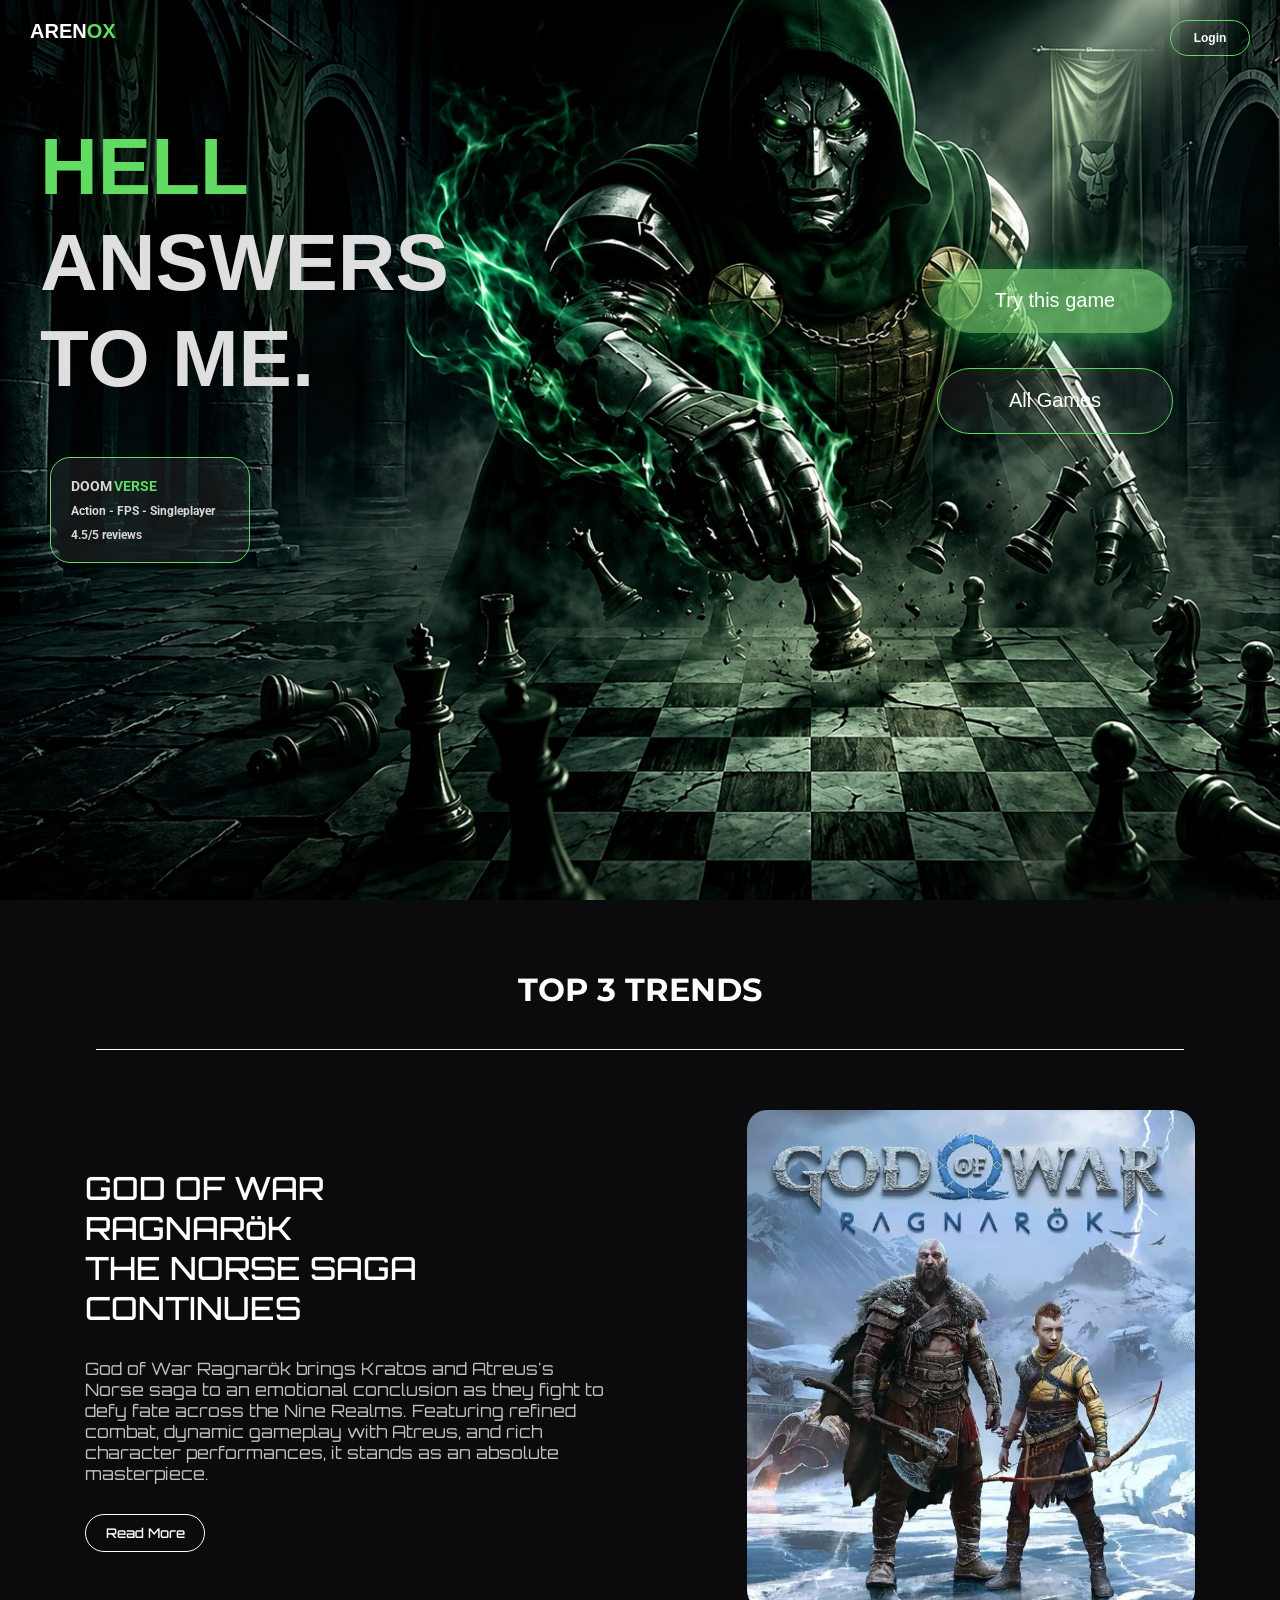
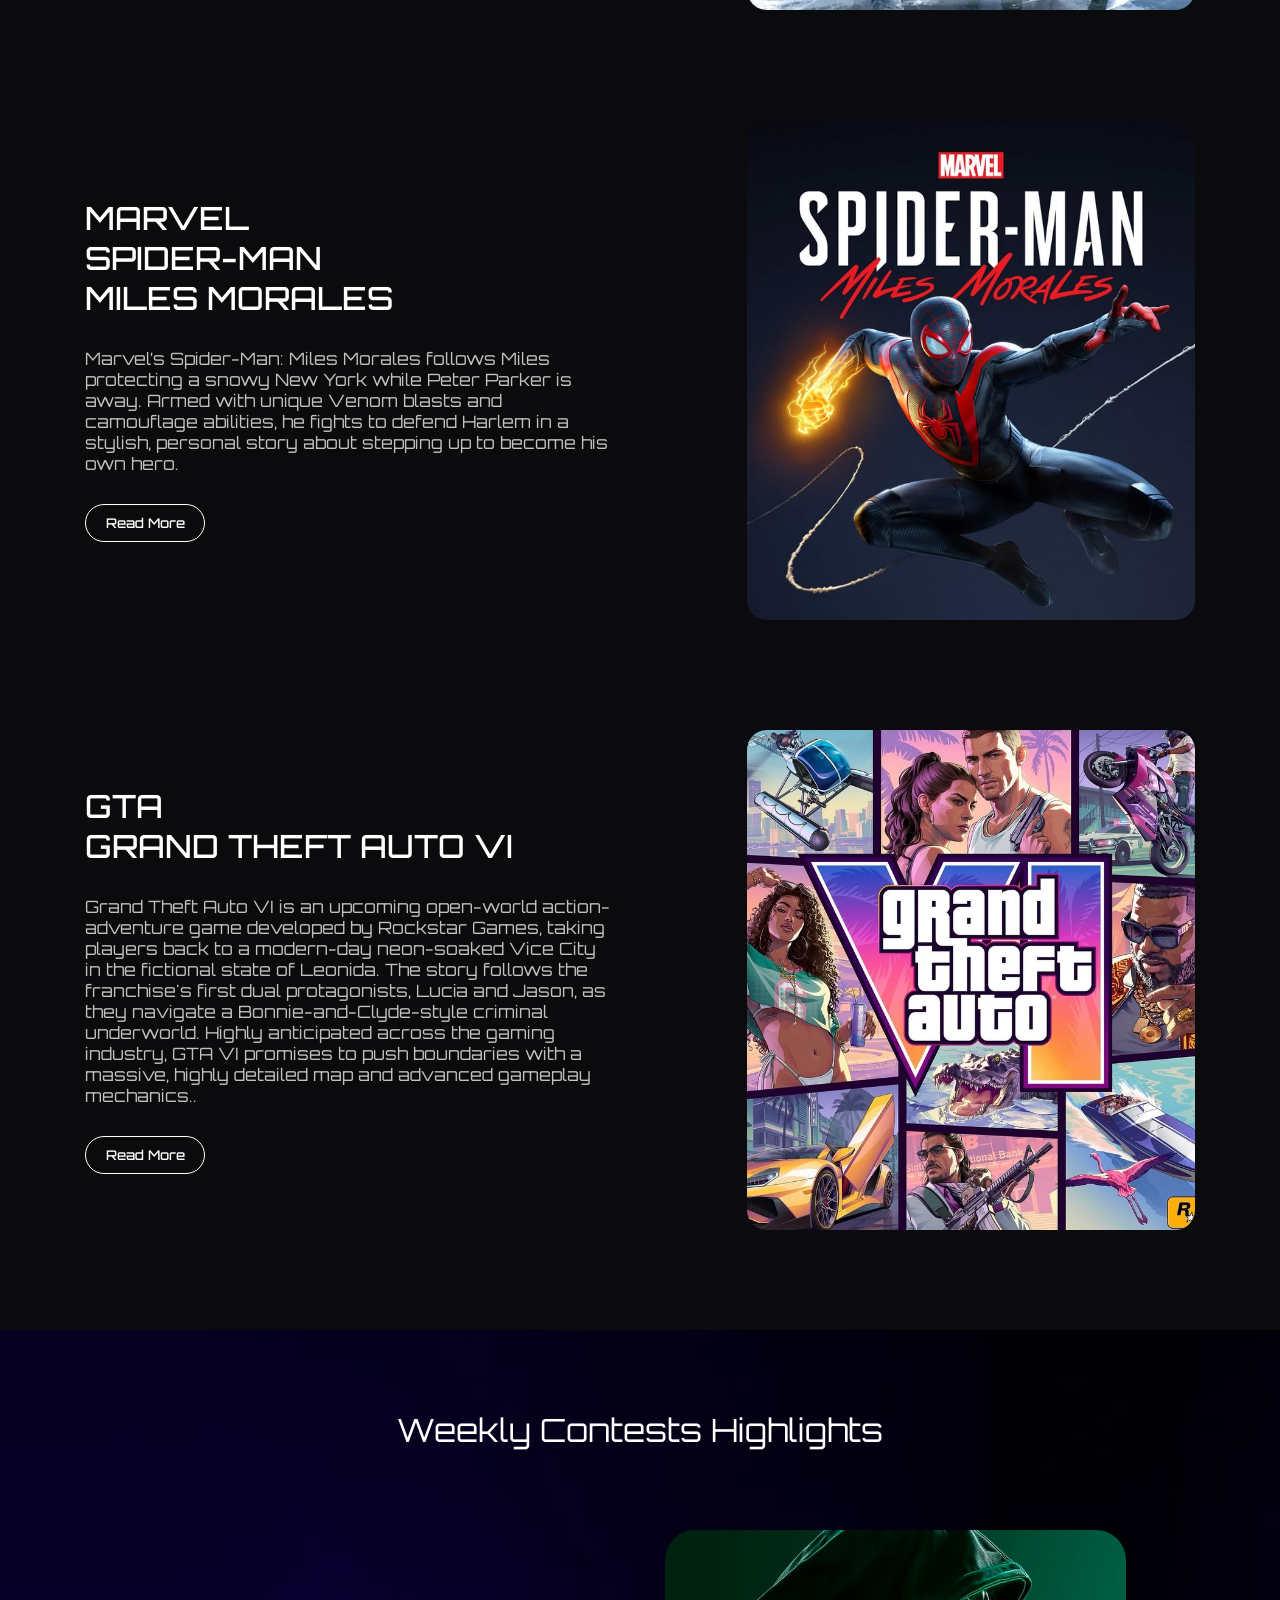
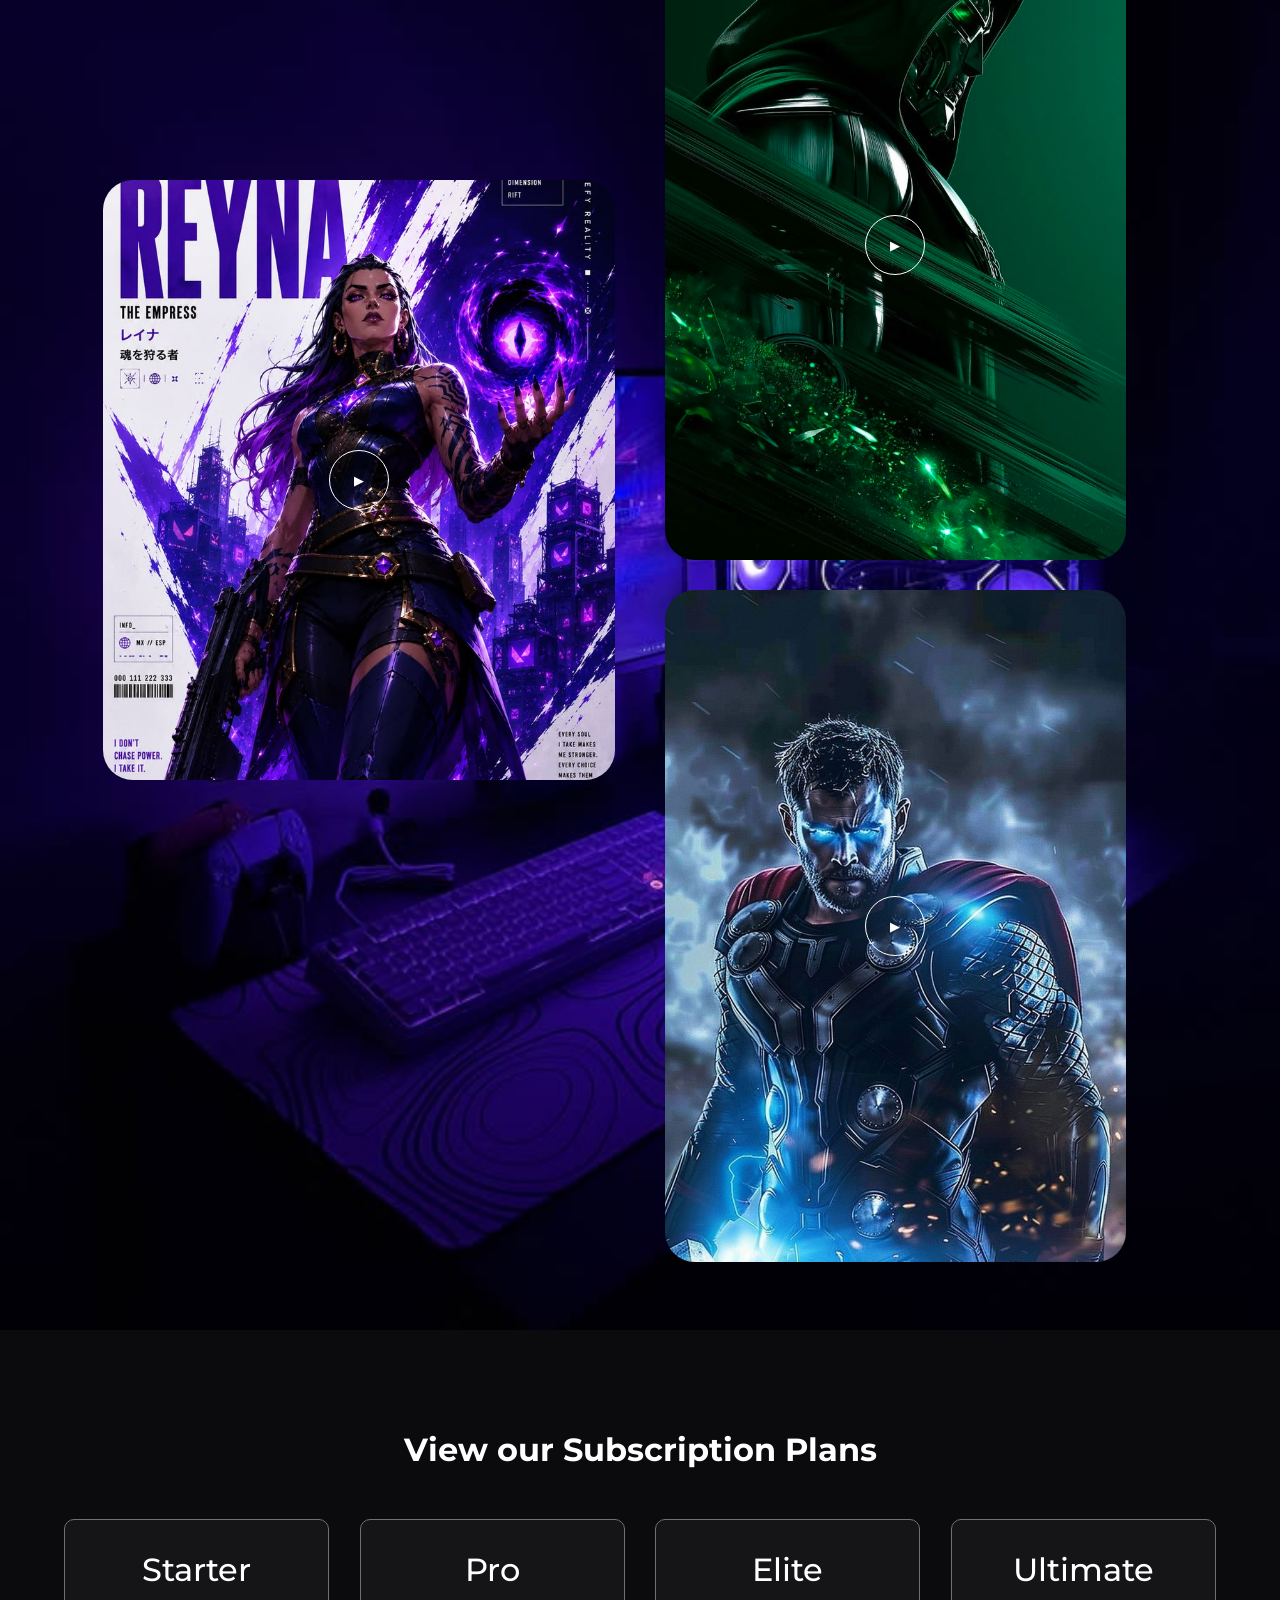
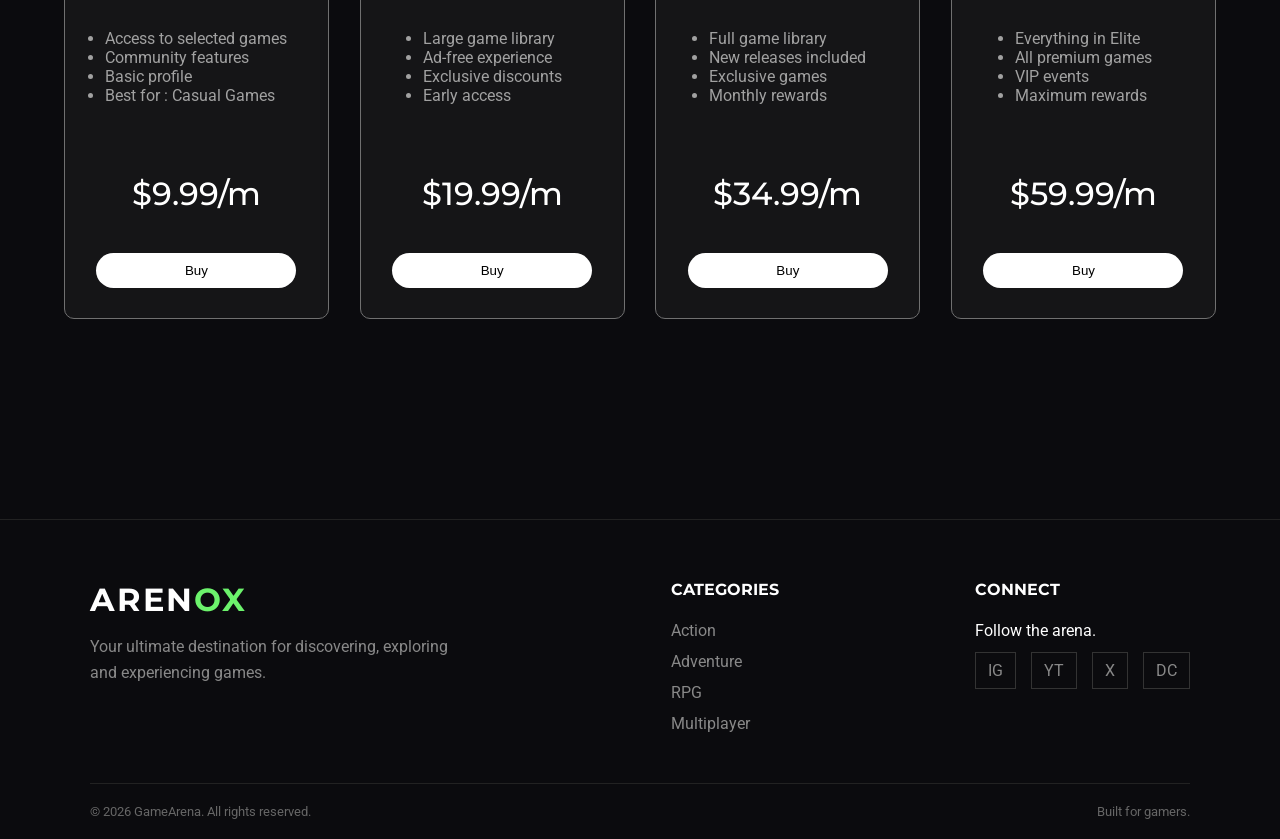
<file: index.html>
<!doctype html>
<html lang="en">
  <head>
    <meta charset="UTF-8" />
    <meta name="viewport" content="width=device-width, initial-scale=1.0" />
    <title>Game Arena</title>
    <link rel="stylesheet" href="home.css" />
  </head>
  <body>
    <div class="page-1">
      <div class="navbar">
        <div class="logo">
          <h1>AREN</h1>
          <h1 style="color: rgb(98, 219, 98)">OX</h1>
        </div>

        <h3 class="login">Login</h3>
      </div>

      <div class="hero">
        <div class="he1">
          <div class="hero1">
            <h1 style="color: rgb(98, 219, 98)">HELL</h1>
            <h1>ANSWERS</h1>
            <h1>TO ME.</h1>
          </div>

          <div class="tagline">
            <div class="doomverse">
              <h3>DOOM</h3>
              <h3 style="color: rgb(98, 219, 98)">VERSE</h3>
            </div>

            <h4>Action - FPS - Singleplayer</h4>
            <h4>4.5/5 reviews</h4>
          </div>
        </div>

        <div class="hero2">
          <a href="doom.html">
            <button class="btn">Try this game</button>
          </a>

          <a href="all_games.html">
            <button class="btn1">All Games</button>
          </a>
        </div>
      </div>
    </div>

    <div class="page2">
      <h1 class="page2-heading">TOP 3 TRENDS</h1>

      <div class="container">
        <div class="cont-1">
          <h1>
            GOD OF WAR<br />
            RAGNARöK<br />
            THE NORSE SAGA CONTINUES
          </h1>
          <p>
            God of War Ragnarök brings Kratos and Atreus's Norse saga to an
            emotional conclusion as they fight to defy fate across the Nine
            Realms. Featuring refined combat, dynamic gameplay with Atreus, and
            rich character performances, it stands as an absolute masterpiece.
          </p>

          <button class="btn-cont1">Read More</button>
        </div>
        <div class="cont-2" style="background-image: url(desc1.jpg)"></div>
      </div>

      <div class="container">
        <div class="cont-1">
          <h1>MARVEL<br />SPIDER-MAN<br />MILES MORALES</h1>
          <p>
            Marvel’s Spider-Man: Miles Morales follows Miles protecting a snowy
            New York while Peter Parker is away. Armed with unique Venom blasts
            and camouflage abilities, he fights to defend Harlem in a stylish,
            personal story about stepping up to become his own hero.
          </p>

          <button class="btn-cont1">Read More</button>
        </div>
        <div class="cont-2" style="background-image: url(desc2.jpg)"></div>
      </div>
      <div class="container">
        <div class="cont-1">
          <h1>GTA<br />GRAND THEFT AUTO VI<br /></h1>
          <p>
            Grand Theft Auto VI is an upcoming open-world action-adventure game
            developed by Rockstar Games, taking players back to a modern-day
            neon-soaked Vice City in the fictional state of Leonida. The story
            follows the franchise's first dual protagonists, Lucia and Jason, as
            they navigate a Bonnie-and-Clyde-style criminal underworld. Highly
            anticipated across the gaming industry, GTA VI promises to push
            boundaries with a massive, highly detailed map and advanced gameplay
            mechanics..
          </p>

          <button class="btn-cont1">Read More</button>
        </div>
        <div class="cont-2" style="background-image: url(desc3.jpg)"></div>
      </div>
    </div>

    <div class="page3" style="background-image: url(page3-bg.jpg)">
      <h1 class="trailer">Weekly Contests Highlights</h1>

      <div class="t1">
        <div class="t1-2">
          <button class="page3-btn">▶</button>
        </div>

        <div class="t1-3">
          <div class="t1-3-1">
            <button class="page3-btn">▶</button>
          </div>
          <div class="t1-3-2">
            <button class="page3-btn">▶</button>
          </div>
        </div>
      </div>
    </div>

    <div class="subsc">
      <h1>View our Subscription Plans</h1>

      <div class="subs-cont">
        <div class="game">
          <h1>Starter</h1>
          <ul>
            <li>Access to selected games</li>
            <li>Community features</li>
            <li>Basic profile</li>
            <li>Best for : Casual Games</li>
          </ul>

          <h1>$9.99/m</h1>

          <button>Buy</button>
        </div>
        <div class="game">
          <h1>Pro</h1>
          <ul>
            <li>Large game library</li>
            <li>Ad-free experience</li>
            <li>Exclusive discounts</li>
            <li>Early access</li>
          </ul>

          <h1>$19.99/m</h1>

          <button>Buy</button>
        </div>
        <div class="game">
          <h1>Elite</h1>
          <ul>
            <li>Full game library</li>
            <li>New releases included</li>
            <li>Exclusive games</li>
            <li>Monthly rewards</li>
          </ul>

          <h1>$34.99/m</h1>

          <button>Buy</button>
        </div>
        <div class="game">
          <h1>Ultimate</h1>
          <ul>
            <li>Everything in Elite</li>
            <li>All premium games</li>
            <li>VIP events</li>
            <li>Maximum rewards</li>
          </ul>
          <h1>$59.99/m</h1>

          <button>Buy</button>
        </div>
      </div>
    </div>

    <footer class="footer">
      <div class="footer-top">
        <div class="footer-brand">
          <h2>AREN<span>OX</span></h2>
          <p>
            Your ultimate destination for discovering, exploring and
            experiencing games.
          </p>
        </div>

        <div class="footer-links">
          <h3>Categories</h3>
          <a href="#">Action</a>
          <a href="#">Adventure</a>
          <a href="#">RPG</a>
          <a href="#">Multiplayer</a>
        </div>

        <div class="footer-social">
          <h3>Connect</h3>
          <p>Follow the arena.</p>
          <div class="socials">
            <a href="#">IG</a>
            <a href="#">YT</a>
            <a href="#">X</a>
            <a href="#">DC</a>
          </div>
        </div>
      </div>

      <div class="footer-bottom">
        <p>© 2026 GameArena. All rights reserved.</p>
        <p>Built for gamers.</p>
      </div>
    </footer>
  </body>
</html>
</file>
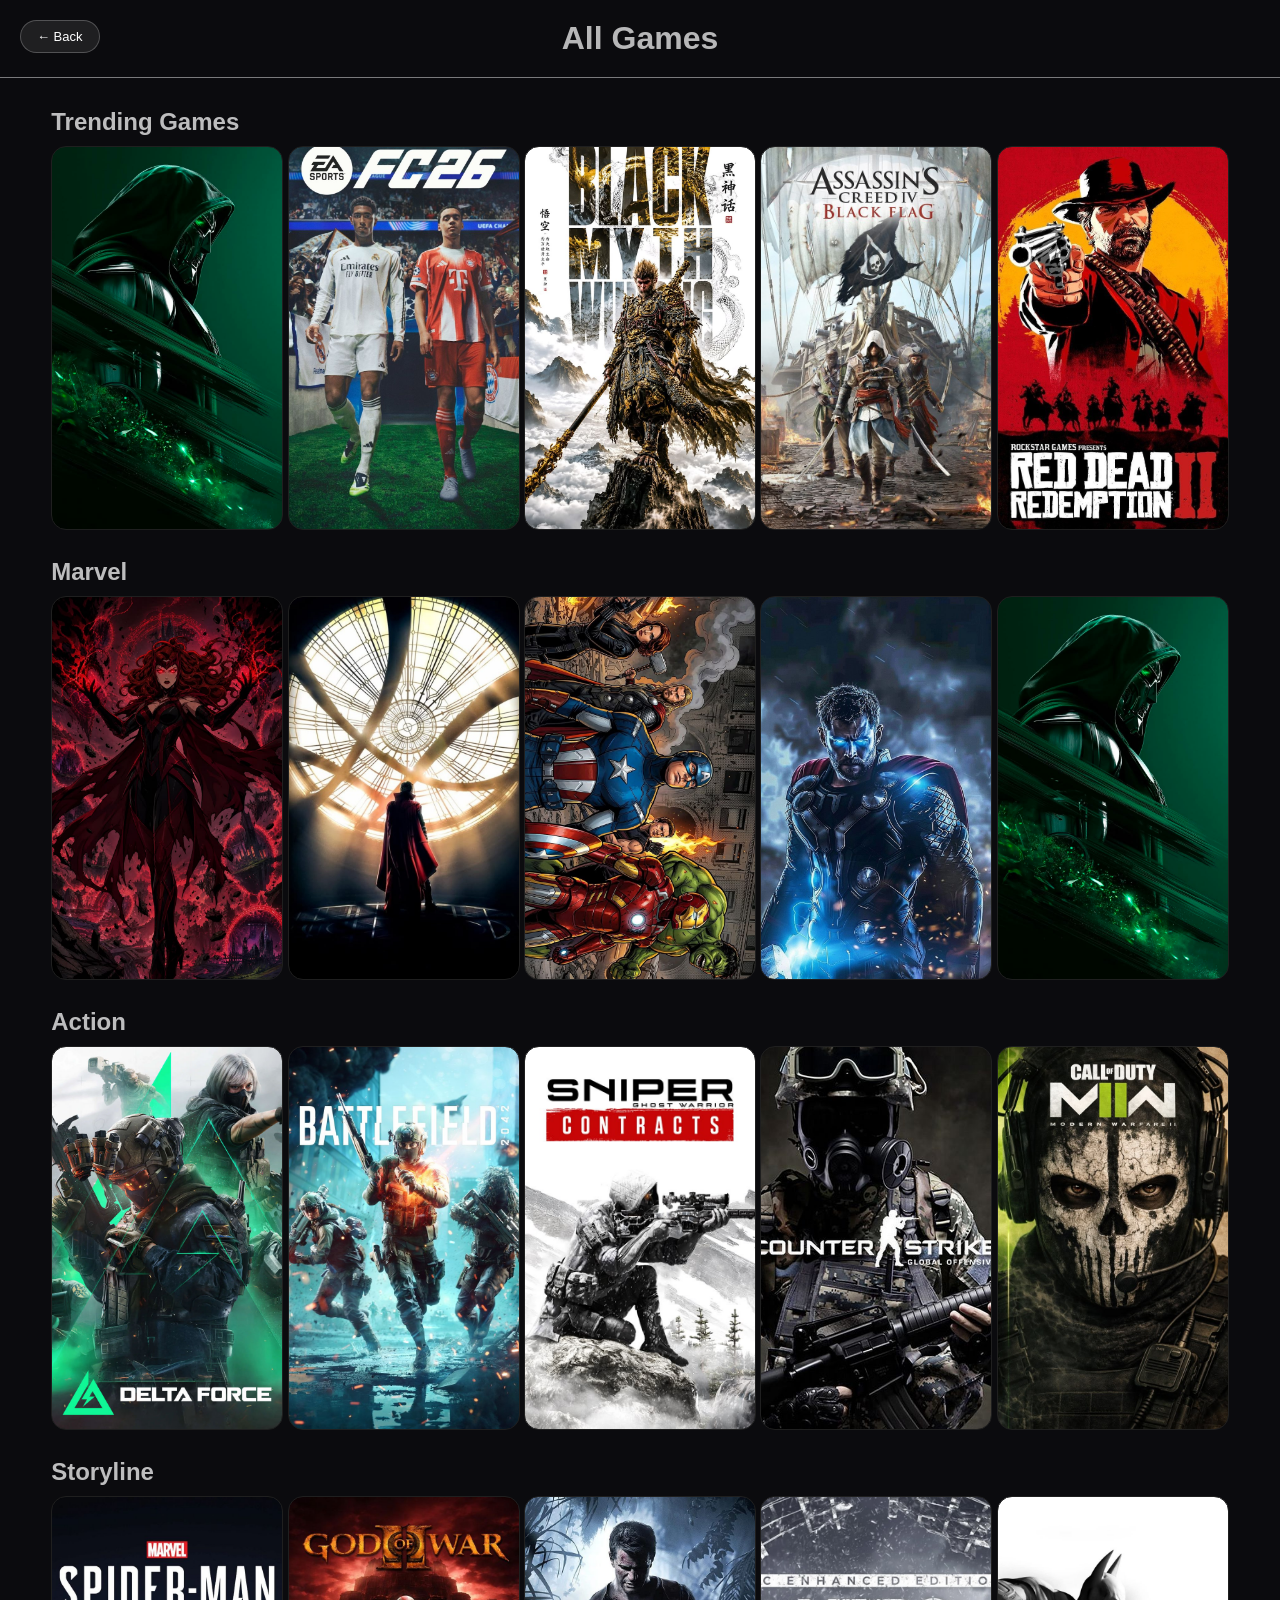
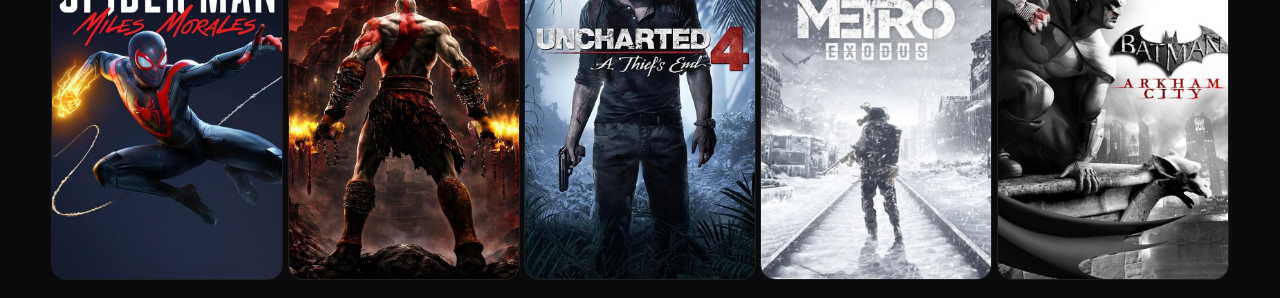
<file: all_games.html>
<!doctype html>
<html lang="en">
  <head>
    <meta charset="UTF-8" />
    <meta name="viewport" content="width=device-width, initial-scale=1.0" />
    <title>All Games</title>
    <link rel="stylesheet" href="all_games.css" />
  </head>
  <body>
    <a href="index.html">
      <button class="back-btn">&larr; Back</button>
    </a>

    <h1>All Games</h1>

    <div class="parent">
      <div class="card">
        <h2>Trending Games</h2>
        <div class="game">
          <div class="games" style="background-image: url(marvel3.jpg)">
            <a href="doom.html">
              <button class="btn1">View Details</button>
            </a>
          </div>
          <div class="games" style="background-image: url(tr1.jpg)">
            <button class="btn1">View Details</button>
          </div>
          <div class="games" style="background-image: url(tr2.jpg)">
            <button class="btn1">View Details</button>
          </div>
          <div class="games" style="background-image: url(tr4.jpg)">
            <button class="btn1">View Details</button>
          </div>
          <div class="games" style="background-image: url(tr5.jpg)">
            <button class="btn1">View Details</button>
          </div>
        </div>
      </div>

      <div class="card">
        <h2>Marvel</h2>
        <div class="game">
          <div class="games" style="background-image: url(marvel1.jpg)">
            <button class="btn1">View Details</button>
          </div>
          <div class="games" style="background-image: url(marvel2.jpg)">
            <button class="btn1">View Details</button>
          </div>
          <div class="games" style="background-image: url(marvel5.jpg)">
            <button class="btn1">View Details</button>
          </div>
          <div class="games" style="background-image: url(marvel4.jpg)">
            <button class="btn1">View Details</button>
          </div>
          <div class="games" style="background-image: url(marvel3.jpg)">
            <a href="doom.html">
              <button class="btn1">View Details</button>
            </a>
          </div>
        </div>
      </div>

      <div class="card">
        <h2>Action</h2>
        <div class="game">
          <div class="games" style="background-image: url(s1.jpg)">
            <button class="btn1">View Details</button>
          </div>
          <div class="games" style="background-image: url(s2.jpg)">
            <button class="btn1">View Details</button>
          </div>
          <div class="games" style="background-image: url(s3.jpg)">
            <button class="btn1">View Details</button>
          </div>
          <div class="games" style="background-image: url(s4.jpg)">
            <button class="btn1">View Details</button>
          </div>
          <div class="games" style="background-image: url(s5.jpg)">
            <button class="btn1">View Details</button>
          </div>
        </div>
      </div>

      <div class="card">
        <h2>Storyline</h2>
        <div class="game">
          <div class="games" style="background-image: url(im4.jpg)">
            <button class="btn1">View Details</button>
          </div>
          <div class="games" style="background-image: url(im1.jpg)">
            <button class="btn1">View Details</button>
          </div>
          <div class="games" style="background-image: url(im2.jpg)">
            <button class="btn1">View Details</button>
          </div>
          <div class="games" style="background-image: url(im3.jpg)">
            <button class="btn1">View Details</button>
          </div>
          <div class="games" style="background-image: url(im5.jpg)">
            <button class="btn1">View Details</button>
          </div>
        </div>
      </div>
    </div>
  </body>
</html>
</file>
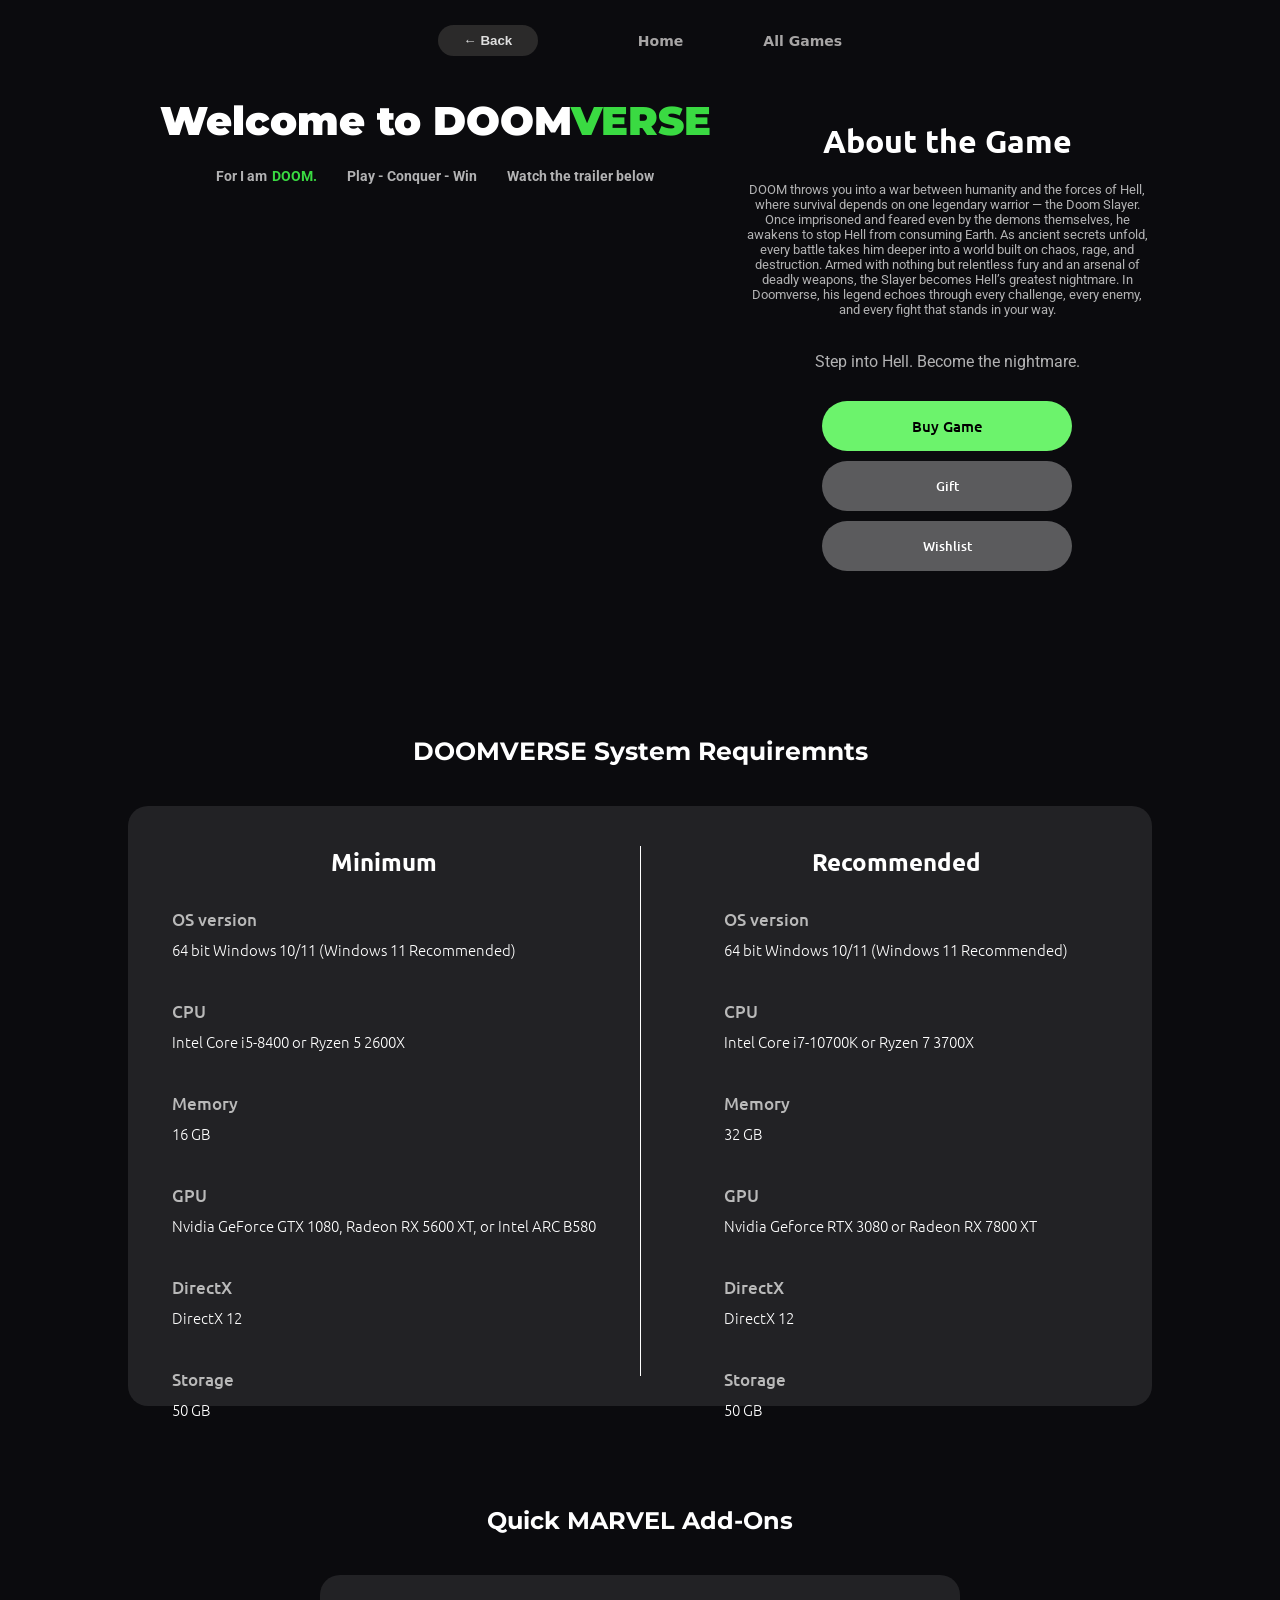
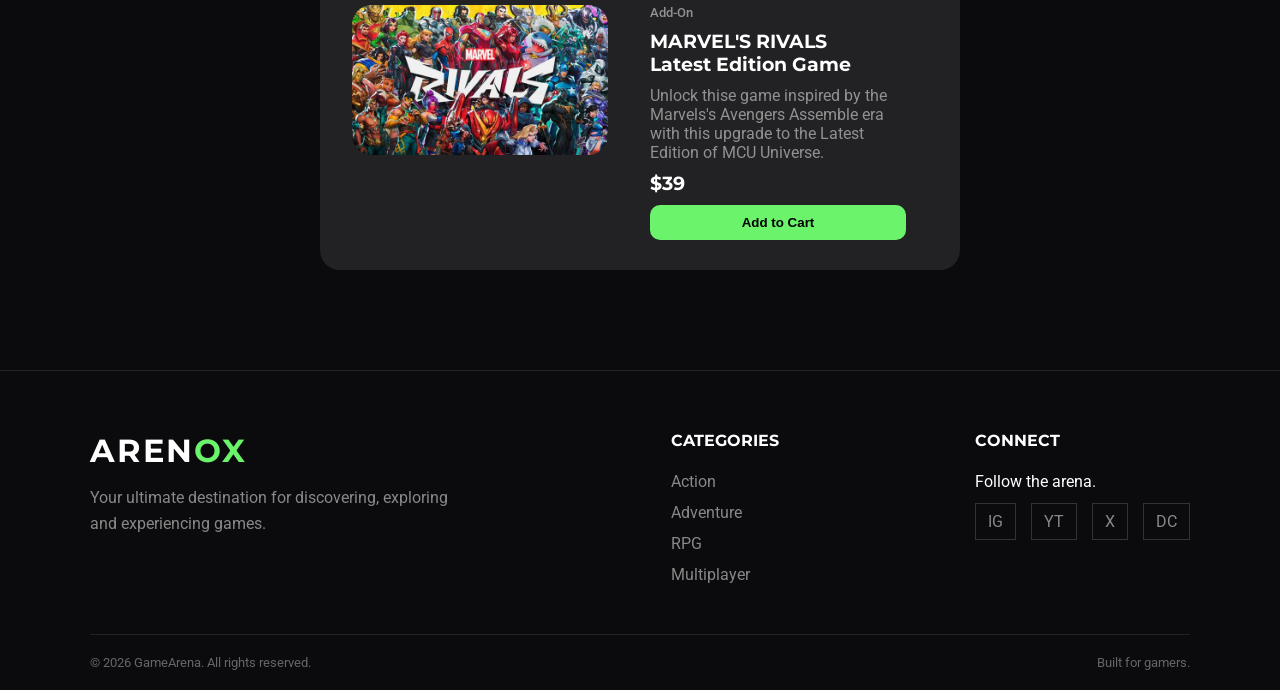
<file: doom.html>
<!doctype html>
<html lang="en">
  <head>
    <meta charset="UTF-8" />
    <meta name="viewport" content="width=device-width, initial-scale=1.0" />
    <title>Doomsday</title>
    <link rel="stylesheet" href="doom.css" />
  </head>
  <body>
    <div class="nav">
      <a href="index.html">
        <button class="btn">&larr; Back</button>
      </a>
      <a href="index.html">
        <h3>Home</h3>
      </a>
      <a href="all_games.html">
        <h3>All Games</h3>
      </a>
    </div>

    <div class="hero">
      <div class="hero1">
        <div class="text">
  <h1>Welcome to <span class="verse1">DOOM</span><span class="verse">VERSE</span></h1>
</div>

        <div class="desc">
          <div class="intr">
            <h5>For I am</h5>
            <h5 style="color: rgb(58, 218, 66)">DOOM.</h5>
          </div>
          <h5>Play - Conquer - Win</h5>
          <h5>Watch the trailer below</h5>
        </div>

        <iframe
          width="600"
          height="380"
          src="https://www.youtube.com/embed/X1aFkAkFASk?start=68&end=101&controls=0&modestbranding=1&rel=0"
          frameborder="0"
          allowfullscreen
        >
        </iframe>
      </div>

      <div class="hero2">
        <div class="desc2">
          <h1>About the Game</h1>
          <p>
            DOOM throws you into a war between humanity and the forces of Hell,
            where survival depends on one legendary warrior — the Doom Slayer.
            Once imprisoned and feared even by the demons themselves, he awakens
            to stop Hell from consuming Earth. As ancient secrets unfold, every
            battle takes him deeper into a world built on chaos, rage, and
            destruction. Armed with nothing but relentless fury and an arsenal
            of deadly weapons, the Slayer becomes Hell’s greatest nightmare. In
            Doomverse, his legend echoes through every challenge, every enemy,
            and every fight that stands in your way.<br />
            <br />
            <div class="line">Step into Hell. Become the nightmare.</div>
          </p>
        </div>
        <div class="buttons">
          <button class="btn2">Buy Game</button>
          <button class="btn3">Gift</button>
          <button class="btn3">Wishlist</button>
        </div>
      </div>
    </div>


    <div class="page2">
      <h1>DOOMVERSE System Requiremnts</h1>
      <div class="box">
        <div class="b1">
          <h2>Minimum</h2>

          <div class="req-container">

          <div class="req">
            <h3>OS version</h3>
            <h5>64 bit Windows 10/11 (Windows 11 Recommended)</h5>
          </div>

          <div class="req">
            <h3>CPU</h3>
            <h5>Intel Core i5-8400 or Ryzen 5 2600X</h5>
          </div>

          <div class="req">
            <h3>Memory</h3>
            <h5>16 GB</h5>
          </div>

          <div class="req">
            <h3>GPU</h3>
            <h5>Nvidia GeForce GTX 1080, Radeon RX 5600 XT, or Intel ARC B580</h5>
          </div>

          <div class="req">
            <h3>DirectX</h3>
            <h5>DirectX 12</h5>
          </div>

          <div class="req">
            <h3>Storage</h3>
            <h5>50 GB</h5>
          </div>

          </div>

        </div>


        <div class="b2">
          <h2>Recommended</h2>

          <div class="req-container">

          <div class="req">
            <h3>OS version</h3>
            <h5>64 bit Windows 10/11 (Windows 11 Recommended)</h5>
          </div>

          <div class="req">
            <h3>CPU</h3>
            <h5>Intel Core i7-10700K or Ryzen 7 3700X</h5>
          </div>

          <div class="req">
            <h3>Memory</h3>
            <h5>32 GB</h5>
          </div>

          <div class="req">
            <h3>GPU</h3>
            <h5>Nvidia Geforce RTX 3080 or Radeon RX 7800 XT</h5>
          </div>

          <div class="req">
            <h3>DirectX</h3>
            <h5>DirectX 12</h5>
          </div>

          <div class="req">
            <h3>Storage</h3>
            <h5>50 GB</h5>
          </div>

          </div>

        </div>
      </div>
    </div>


    <div class="page3">
      <h2>Quick MARVEL Add-Ons</h2>

      <div class="page3-1">
        <div class="page3-1-1">
          <div class="image"></div>
        </div>


        <div class="page3-1-2">
          <h5>Add-On</h5>
          <h3>MARVEL'S RIVALS</h3>
          <h3>Latest Edition Game</h3>

          <h4>Unlock thise game inspired by the Marvels's Avengers Assemble era with this upgrade to the Latest Edition of MCU Universe.</h4>

          <h3>$39</h3>

          <button class="add">
            Add to Cart
          </button>
        </div>


      </div>
    </div>


    <footer class="footer">
    <div class="footer-top">

        <div class="footer-brand">
            <h2>AREN<span>OX</span></h2>
            <p>Your ultimate destination for discovering,
               exploring and experiencing games.</p>
        </div>

        

        <div class="footer-links">
            <h3>Categories</h3>
            <a href="#">Action</a>
            <a href="#">Adventure</a>
            <a href="#">RPG</a>
            <a href="#">Multiplayer</a>
        </div>

        <div class="footer-social">
            <h3>Connect</h3>
            <p>Follow the arena.</p>
            <div class="socials">
                <a href="#">IG</a>
                <a href="#">YT</a>
                <a href="#">X</a>
                <a href="#">DC</a>
            </div>
        </div>

    </div>

    <div class="footer-bottom">
        <p>© 2026 GameArena. All rights reserved.</p>
        <p>Built for gamers.</p>
    </div>
</footer>
  </body>
</html>
</file>
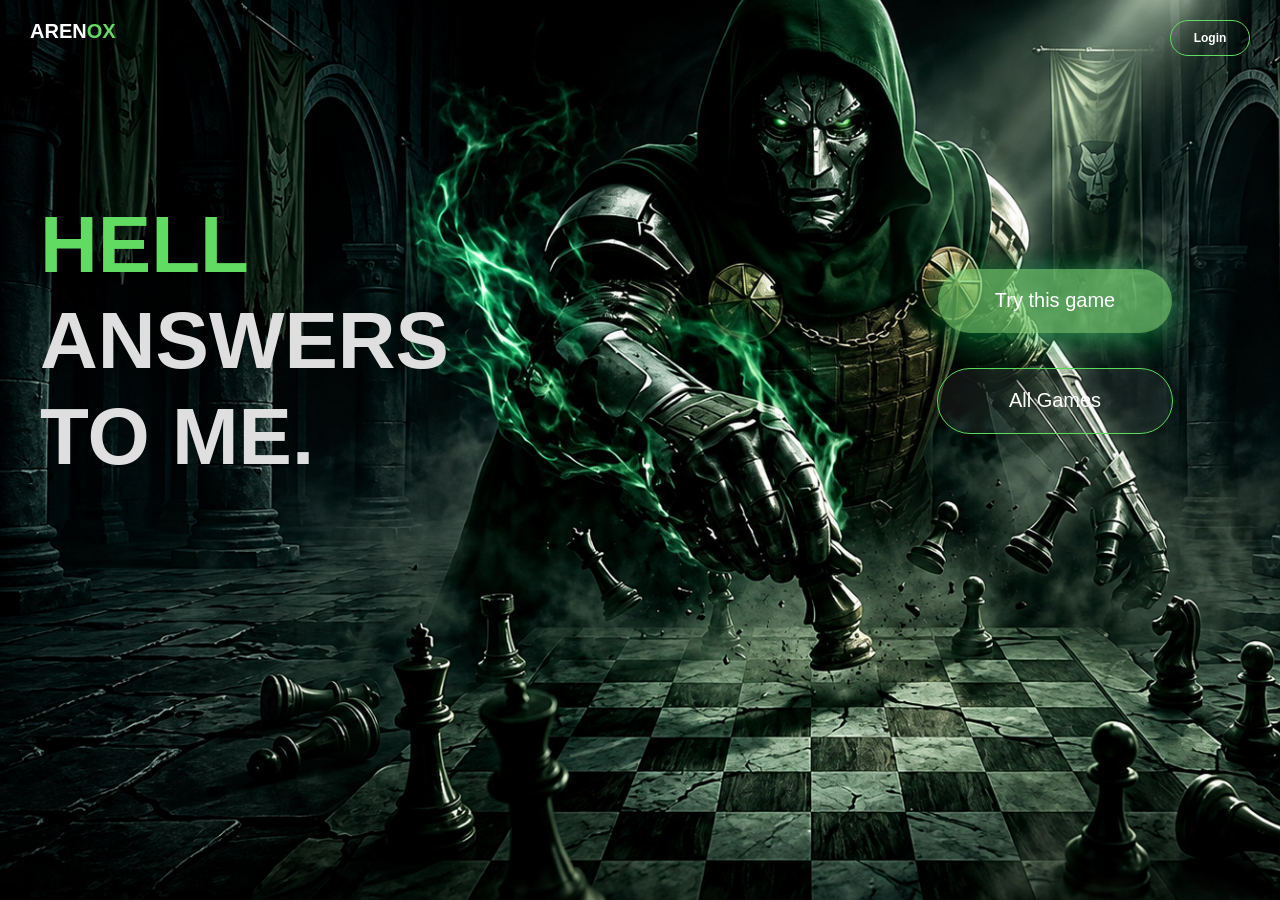
<file: home.html>
<!doctype html>
<html lang="en">
  <head>
    <meta charset="UTF-8" />
    <meta name="viewport" content="width=device-width, initial-scale=1.0" />
    <title>Game Arena</title>
    <link rel="stylesheet" href="home.css" />
  </head>
  <body>
    <div class="page-1">
      <div class="navbar">
        <div class="logo">
          <h1>AREN</h1>
          <h1 style="color: rgb(98, 219, 98)">OX</h1>
        </div>
        
        <h3 class="login">Login</h3>
      </div>

      <div class="hero">
        <div class="hero1">
          <h1 style="color: rgb(98, 219, 98)">HELL</h1>
          <h1>ANSWERS</h1>
          <h1>TO ME.</h1>
        </div>

        <div class="hero2">
           
          <a href="doom.html">
            <button class="btn">Try this game</button> 
          </a>       

          <a href="all_games.html">
            <button class="btn1">All Games</button>
          </a>
        </div>
      </div>
    </div>
  </body>
</html>
</file>
<file: home.css>
@import url('https://fonts.googleapis.com/css2?family=Bebas+Neue&family=Cascadia+Code:ital,wght@0,200..700;1,200..700&family=Montserrat:ital,wght@0,100..900;1,100..900&family=Outfit:wght@100..900&family=Ubuntu:ital,wght@0,300;0,400;0,500;0,700;1,300;1,400;1,500;1,700&family=Varela+Round&display=swap');


@import url('https://fonts.googleapis.com/css2?family=Bebas+Neue&family=Cascadia+Code:ital,wght@0,200..700;1,200..700&family=Montserrat:ital,wght@0,100..900;1,100..900&family=Outfit:wght@100..900&family=Roboto:ital,wght@0,100..900;1,100..900&family=Ubuntu:ital,wght@0,300;0,400;0,500;0,700;1,300;1,400;1,500;1,700&family=Varela+Round&display=swap');



@import url('https://fonts.googleapis.com/css2?family=Bebas+Neue&family=Cascadia+Code:ital,wght@0,200..700;1,200..700&family=Montserrat:ital,wght@0,100..900;1,100..900&family=Orbitron:wght@400..900&family=Outfit:wght@100..900&family=Roboto:ital,wght@0,100..900;1,100..900&family=Ubuntu:ital,wght@0,300;0,400;0,500;0,700;1,300;1,400;1,500;1,700&family=Varela+Round&display=swap');

* {
    padding: 0;
    margin: 0;
    box-sizing: border-box;
}

@keyframes fadeUp {
    from {
        opacity: 0;
        transform: translateY(50px);
        filter: blur(2px);
    }
    
    to {
        opacity: 1;
        transform: translateY(0);
        filter: blur(0);
    }
}

@keyframes bgFade {
    from {
        opacity: 0;
    }

    to {
        opacity: 1;
    }
}

@keyframes heroFade {
    from {
        opacity: 0;
        transform: translateY(40px);
        filter: blur(8px);
    }
    
    to {
        opacity: 1;
        transform: translateY(0);
        filter: blur(0);
    }
}


body{
    background: rgb(11, 11, 14);
    overflow-x: hidden;
}

.logo{
    display: flex;
}

.navbar {
    animation: heroFade 1s ease 0.3s both;
    font-family: sans-serif;
    margin: 0 30px;
    padding-top: 20px;
    display: flex;
    justify-content: space-between;
    color: white;
    font-size: 10px;
}

.links {
    display: flex;
}
.login{
    text-align: center;
    font-size: 12px;
    border: 1px solid rgb(98, 219, 98);
    border-radius: 20px;
    padding: 10px;
    width: 80px;

}
.links h6 {
    margin-left: 60px;
    font-size: 13px;
}

.page-1 {
    overflow: hidden;
    width: 100%;
    min-height: 100vh;
    background-image: url("bg4.png");
    background-repeat: no-repeat;
    background-size: cover;    
}

.page-1 {
    animation: bgFade 1.5s ease both;
    width: 100%;
    min-height: 100vh;
    background-image: url("bg4.png");
    background-repeat: no-repeat;
    background-size: cover;
}



.hero h1 {
    animation: heroFade 1s ease 0.3s both;
}

.hero p {
    animation: heroFade 1s ease 0.3s both;
}

.hero button {
    animation: heroFade 1s ease 0.3s both;
}



.hero {
    display: flex;
    justify-content: space-between;
    align-items: center;
    width: 100%;
    margin-top: 60px;
}


.hero1 {
    margin-left: 40px;
}

.hero2 {
    /* background-color: red; */
    width: 450px;
    height: 450px;
    display: flex;
    flex-direction: column; 
    justify-content: center; 
    align-items: center;
    gap: 15px; 
}

.hero h1 {
    color: rgb(223, 223, 223);
    font-size: 80px;
    font-family: Verdana, Geneva, Tahoma, sans-serif;
    line-height: 1.2;
    margin: 0;
}

.btn{
    all: unset;
    color: white;
    font-family: 'Gill Sans', 'Gill Sans MT', Calibri, 'Trebuchet MS', sans-serif;
    font-size: 20px;
    height: 30px;
    width: 200px;
    text-align: center;
    
    background-color: rgba(111, 209, 111, 0.658);
    padding: 17px;
    border-radius: 40px;
    margin-top: 20px;
    box-shadow: 0 5px 35px rgba(7, 223, 90, 0.45);
    transition: 0.3s;
}
.btn1{
    all: unset;
    color: white;
    font-family: 'Gill Sans', 'Gill Sans MT', Calibri, 'Trebuchet MS', sans-serif;
    font-size: 20px;
    height: 30px;
    width: 200px;
    text-align: center;
    background-color: rgba(255, 255, 255, 0.068);
    padding: 17px;
    border-radius: 40px;
    margin-top: 20px;
    border: 1px solid rgb(91, 219, 91);
    text-decoration: none;
    transition: 0.3s;
}

a{
    text-decoration: none;
}


.btn:hover{
    background-color: rgba(55, 233, 55, 0.945); 
    box-shadow: 0 10px 35px rgba(33, 43, 35, 0.808);
}


.btn1:hover{
    background-color: rgba(255, 255, 255, 0.253);
    box-shadow: 0 10px 35px rgba(33, 43, 35, 0.808);
}

.tagline{
    animation: heroFade 1s ease 0.3s both;
    background-color: rgba(255, 255, 255, 0.075);
    border: 1px solid rgb(98, 219, 98);
    width: 200px;
    border-radius: 20px;
    padding: 20px;
    color: rgb(216, 215, 215);
    margin-top: 50px;
    display: flex;
    flex-direction: column;
    margin-left: 50px;
    gap: 10px;
    font-family: Roboto;
    font-size: 12px;
}

.doomverse{
    display: flex;
    gap: 2px;
}


.page2{
    /* background: white; */
    display: flex;
    flex-direction: column;
    gap: 10px;
    align-items: center;
}

.page2-heading {
    animation: fadeUp linear both;
    animation-timeline: view();
    animation-range: entry 10% cover 90%;
}

.container{
    animation: fadeUp linear both;
    animation-timeline: view();
    animation-range: entry 0% cover 30%;

}

.page2-heading{
    text-align: center;
    color: white;
    font-weight: bold;
    font-family: Montserrat;
    margin-top: 30px;
    margin-bottom: 50px;
    border-bottom: 1px solid white;
    width: 85%;
    padding: 40px;
}

.container {
    width: 100%;
    height: 500px;
    display: flex;
    justify-content: center;
    align-items: center;
    margin-bottom: 100px;
    
}

.cont-1 {
    display: flex;
    flex-direction: column;
    justify-content: center;
    width: 41.5%;
    height: 500px;
    animation: fadeUp linear both;
    animation-timeline: view();
    animation-range: entry 0% cover 30%;
}


.cont-1 h1{
    animation: fadeUp linear both;
    animation-timeline: view();
    animation-range: entry 0% cover 30%;
    font-weight: 500;
    color: white;
    font-family: Orbitron;
}

.cont-1 p{
    animation: fadeUp linear both;
    animation-timeline: view();
    animation-range: entry 0% cover 20%;
    color: rgb(194, 193, 193);
    font-size: 17px;
    margin-top: 30px;
    font-family: orbitron;
    font-weight: 100;
}


.btn-cont1{
    animation: fadeUp linear both;
    animation-timeline: view();
    animation-range: entry 0% cover 20%;
    padding: 10px;
    width:120px;
    border-radius: 20px;
    border: 1px solid white;
    background-color: transparent;
    margin-top: 30px;
    font-weight: 500;
    font-family: orbitron;
    color: white;
}


.cont-2 {
    animation: fadeUp linear both;
    animation-timeline: view();
    animation-range: entry 0% cover 30%;
    border-radius: 20px;
    width: 35%;
    height: 500px;
    background-position: center;
    background-size: cover;
    background-repeat: no-repeat;
    margin-left: 130px;
}



.page3{
    animation: fadeUp linear both;
    animation-timeline: view();
    animation-range: entry 0% cover 30%;
    display: flex;
    align-items: center;
    flex-direction: column;
    color: white;
    width: 100%;
    height: 1600px;
    background-repeat: no-repeat;
    background-position: center;
    background-size: cover;
}

.trailer{
    animation: fadeUp linear both;
    animation-timeline: view();
    animation-range: entry 0% cover 30%;
    font-family: orbitron;
    font-weight: 100;
    margin-top: 80px;
    margin-bottom: 80px;
}

.t1{
    width: 100%;
    height: 1400px;
    display: flex;
    justify-content: center;
    gap: 50px;
    
}

.t1-2{
    /* animation: fadeUp linear both;
    animation-timeline: view();
    animation-range: entry 0% cover 30%; */
    display: flex;
    align-items: center;
    justify-content: center;
    background-image: url(Valorant.jpg);
    background-position: center;
    background-size: cover;
    background-repeat: no-repeat;
    width: 40%;
    height: 600px;
    border-radius: 30px;
    background-color: rgba(255, 255, 255, 0.192);
    margin-top: 250px;    
    transition: 0.3s;
}

.t1-3{
    
    width: 40%;
    height: 1400px;
    display: flex;
    flex-direction: column;
    gap: 30px;

}

.t1-3-1{
    /* animation: fadeUp linear both;
    animation-timeline: view();
    animation-range: entry 0% cover 30%; */
    display: flex;
    align-items: center;
    justify-content: center;
    width: 90%;
    height: 45%;
    background-image: url(marvel3.jpg);
    background-position: center;
    background-size: cover;    
    border-radius: 30px;
    background-repeat: no-repeat;
    transition: 0.3s;
}
.t1-3-2{
    /* animation: fadeUp linear both;
    animation-timeline: view();
    animation-range: entry 0% cover 30%; */
    display: flex;
    align-items: center;
    justify-content: center;
    width: 90%;
    height: 48%;
    background-image: url(marvel4.jpg);
    margin-bottom: 40px;
    background-position: center;
    border-radius: 30px;
    background-size: cover;
    background-repeat: no-repeat;
    transition: 0.3s;
}

.page3-btn{
    animation: fadeUp linear both;
    animation-timeline: view();
    animation-range: entry 0% cover 30%;
    height: 60px;
    width: 60px;
    padding: 20px;
    border-radius: 60px;
    border: 1px solid white;
    color: white;
    background-color: transparent;
    transition: 0.2s;
}

.t1-2:hover {
    box-shadow: 0 10px 35px rgba(66, 64, 80, 0.45);
    transform: translateY(-8px);
    border-color: rgba(255,255,255,.16);
    transform: scale(1.05);
}

.t1-3-1:hover {
    box-shadow: 0 10px 35px rgba(66, 64, 80, 0.45);
    transform: translateY(-8px);
    border-color: rgba(255,255,255,.16);
    transform: scale(1.05);
}

.t1-3-2:hover {
    box-shadow: 0 10px 35px rgba(66, 64, 80, 0.45);
    transform: translateY(-8px);
    border-color: rgba(255,255,255,.16);
    transform: scale(1.05);
}

.page3-btn:hover{
    background-color: rgba(255, 255, 255, 0.212);
}


.subsc{
    animation: fadeUp linear both;
    animation-timeline: view();
    animation-range: entry 0% cover 30%;
    align-items: center;
    display: flex;
    flex-direction: column;
    gap: 50px;
    margin-top: 100px;
}

.subsc h1{
    animation: fadeUp linear both;
    animation-timeline: view();
    animation-range: entry 0% cover 30%;
    color: white;
    font-family: Montserrat;
    text-align: center;
}


.subs-cont{
    display: flex;
    justify-content: space-between;
    width: 90%;
    height: 400px;
    /* background-color: black; */
    margin-bottom: 100px;
}

.game{
    animation: fadeUp linear both;
    animation-timeline: view();
    animation-range: entry 0% cover 30%;
    display: flex;
    flex-direction: column;
    align-items: center;
    justify-content: space-between;
    height: 400px;
    width: 23%;
    background-color: rgba(255, 255, 255, 0.041);
    border: 1px solid rgb(112, 112, 112);
    border-radius: 10px;
}

.game h1{
    animation: fadeUp linear both;
    animation-timeline: view();
    animation-range: entry 0% cover 30%;
    color: white;
    font-weight: 500;
    margin-top: 30px;
    /* margin-bottom: 30px; */
}

.game li{
    animation: fadeUp linear both;
    animation-timeline: view();
    animation-range: entry 0% cover 30%;
    color: rgb(161, 161, 161);
    font-family: roboto;
}

.game button{
    animation: fadeUp linear both;
    animation-timeline: view();
    animation-range: entry 0% cover 30%;
    padding: 10px;
    width: 200px;
    margin-bottom: 30px;
    border: none;
    background-color: white;
    color: black;
    border-radius: 30px;
}


.footer {
    animation: fadeUp linear both;
    animation-timeline: view();
    animation-range: entry 0% cover 30%;
    margin-top: 100px;
    background: rgb(11, 11, 14);
    color: white;
    padding: 60px 7% 20px;
    border-top: 1px solid #222;
}

.footer-top {
    animation: fadeUp linear both;
    animation-timeline: view();
    animation-range: entry 0% cover 30%;
    display: flex;
    justify-content: space-between;
    gap: 50px;
    padding-bottom: 50px;
}

.footer-brand {
    width: 35%;
}

.footer-brand h2 {
    font-family: Montserrat;
    font-size: 32px;
    letter-spacing: 2px;
}

.footer-brand span {
    color: rgb(108, 243, 108);
}

.footer-brand p {

    font-family: roboto;
    color: #888;
    line-height: 1.6;
    margin-top: 15px;
}

.footer-links,
.footer-social {
    display: flex;
    flex-direction: column;
    gap: 12px;
}

.footer h3 {
    font-family: Montserrat;
    margin-bottom: 10px;
    font-size: 16px;
    text-transform: uppercase;
}

.footer a {
    font-family: roboto;
    color: #888;
    text-decoration: none;
    transition: 0.3s;
}

.footer a:hover {
    color: white;
}

.socials {
    display: flex;
    gap: 15px;
}

.footer-social p{
    font-family: roboto;
}
.socials a {
    font-family: roboto;
    border: 1px solid #333;
    padding: 8px 12px;
}

.footer-bottom {
    border-top: 1px solid #222;
    padding-top: 20px;
    display: flex;
    justify-content: space-between;
    color: #666;
    font-size: 13px;
    font-family: roboto;
}


/* Responsive */


/* IPAD*/

@media (max-width: 1200px) and (min-width: 901px) {

    /* NAVBAR */
    .navbar {
        margin: 0 25px;
    }

    /* PAGE 1 / HERO */
    .page-1 {
        width: 100%;
        min-height: 100vh;
        background-size: cover;
        background-position: center;
    }

    .hero {
        justify-content: space-between;
        align-items: center;
        margin-top: 400px;
        padding: 0 10px;
    }

    .hero1 {
        margin-left: 20px;
        max-width: 50%;
    }

    .hero h1 {
        font-size: 100px;
    }

    .hero2 {
        width: min(400px, 42vw);
    }

    .tagline {
        margin-left: 20px;
        margin-top: 30px;
    }

    /* PAGE 2 */
    .container {
        gap: 40px;
        padding: 0 20px;
    }

    .cont-1 {
        width: 45%;
    }

    .cont-1 h1 {
        font-size: 32px;
    }

    .cont-2 {
        width: 40%;
        margin-left: 0;
    }

    /* PAGE 3 */
    .t1 {
        gap: 30px;
        padding: 0 20px;
    }

    .t1-2 {
        width: 42%;
    }

    .t1-3 {
        width: 42%;
    }

    /* SUBSCRIPTION */
    .subs-cont {
        flex-wrap: wrap;
        height: auto;
        gap: 25px;
        justify-content: center;
    }

    .game {
        width: 30%;
    }

    /* FOOTER */
    .footer-top {
        gap: 40px;
    }

    .footer-brand {
        width: 40%;
    }
}


/* PHONE */

@media (max-width: 600px) {

    /* BODY */
    body {
        overflow-x: hidden;
    }


    /* HERO PAGE */
    .page-1 {
        width: 100%;
        min-height: 100vh;
        overflow: hidden;

        background-size: cover;
        background-position: center;
    }


    /* NAVBAR */
    .navbar {
        width: calc(100% - 30px);
        margin: 0 15px;
        padding-top: 15px;
        align-items: center;
    }

    .logo {
        font-size: 10px;
    }

    .links {
        align-items: center;
    }

    .links h6 {
        margin-left: 12px;
        font-size: 10px;
    }

    .login {
        width: 60px;
        padding: 7px;
        font-size: 10px;
    }


    /* HERO */
    .hero {
        width: 100%;
        min-height: auto;

        flex-direction: column;
        justify-content: center;
        align-items: center;

        margin-top: 35px;
        padding: 20px;

        gap: 25px;
        text-align: center;
    }

    .hero1 {
        width: 100%;
        margin-left: 0;
    }

    .hero h1 {
        font-size: clamp(45px, 14vw, 65px);
        line-height: 1;
    }

    .hero2 {
        width: 100%;
        height: auto;

        display: flex;
        align-items: center;
        justify-content: center;

        gap: 10px;
    }


    /* HERO BUTTONS */
    .btn,
    .btn1 {
        width: 170px;
        height: auto;

        padding: 13px;
        margin-top: 10px;

        font-size: 16px;
    }


    /* TAGLINE */
    .tagline {
        width: 180px;

        margin: 20px auto 0;

        padding: 15px;

        font-size: 11px;
    }


    /* PAGE 2 */

    .page2 {
        width: 100%;
    }

    .page2-heading {
        width: 90%;

        padding: 25px 10px;

        margin-top: 20px;
        margin-bottom: 30px;

        font-size: 22px;
    }


    /* CONTENT CONTAINER */
    .container {
        width: 100%;
        height: auto;

        flex-direction: column;

        padding: 20px;
        gap: 30px;

        margin-bottom: 70px;
    }

    .cont-1 {
        width: 100%;
        height: auto;

        align-items: center;
        text-align: center;
    }

    .cont-1 h1 {
        font-size: 28px;
    }

    .cont-1 p {
        font-size: 14px;
        margin-top: 20px;
    }

    .btn-cont1 {
        margin-top: 20px;
    }

    .cont-2 {
        width: 100%;
        height: 400px;

        margin-left: 0;

        border-radius: 20px;
    }


    /*PAGE 3*/

    .page3 {
        width: 100%;
        height: auto;

        padding-bottom: 70px;
    }

    .trailer {
        margin-top: 50px;
        margin-bottom: 40px;

        font-size: 22px;
        text-align: center;
    }

    .t1 {
        width: 100%;
        height: auto;

        flex-direction: column;
        align-items: center;

        gap: 25px;
    }

    .t1-2 {
        width: 90%;
        height: 450px;

        margin-top: 0;

        border-radius: 25px;
    }

    .t1-3 {
        width: 90%;
        height: auto;

        gap: 25px;
    }

    .t1-3-1,
    .t1-3-2 {
        width: 100%;
        height: 400px;

        border-radius: 25px;
    }

    .t1-3-2 {
        margin-bottom: 0;
    }


    /* PAGE 3 BUTTON */
    .page3-btn {
        width: 55px;
        height: 55px;
        padding: 15px;
    }


    /* SUBSCRIPTIONS */

    .subsc {
        width: 100%;

        margin-top: 60px;
        gap: 30px;

        padding: 20px;
    }

    .subsc h1 {
        font-size: 25px;
        text-align: center;
    }

    .subs-cont {
        width: 100%;
        height: auto;

        flex-direction: column;
        align-items: center;

        gap: 20px;
        margin-bottom: 50px;
    }

    .game {
        width: 100%;
        height: 380px;
    }

    .game h1 {
        font-size: 25px;
    }

    .game button {
        width: 180px;
    }


    /* FOOTER */

    .footer {
        width: 100%;

        margin-top: 60px;

        padding: 40px 20px 20px;
    }

    .footer-top {
        flex-direction: column;

        gap: 35px;

        padding-bottom: 35px;
    }

    .footer-brand {
        width: 100%;
    }

    .footer-brand h2 {
        font-size: 28px;
    }

    .footer-bottom {
        flex-direction: column;

        gap: 10px;

        text-align: center;
    }
}
</file>
<file: all_games.css>
*{
    padding: 0;
    margin: 0;
}

@keyframes Fade{
    from{
        opacity: 0;
        transform: translateY(40px);
        filter: blur(8px);
    }

    to{
        opacity: 1;
        transform: translate(0);
        filter: blur(0);
    }
}

.back-btn {
    animation: Fade 1s ease 0.3s both;

    position: absolute;
    top: 20px;
    left: 20px;
    z-index: 10;

    display: inline-block;

    font-family: 'Lucida Sans', sans-serif;
    background-color: rgba(94, 93, 93, 0.25);
    color: white;
    border: 1px solid rgba(255, 255, 255, 0.226);
    padding: 8px 16px;
    border-radius: 30px;
    font-size: 13px;
    cursor: pointer;
    text-decoration: none;

    transition: 0.3s ease;
}

.back-btn:hover {
    background-color: rgb(20, 20, 20);
    border-color: rgb(20, 20, 20);
}
h1{
    animation: Fade 1s ease 0.3s both;
    font-family: sans-serif;
    margin-top: 20px;
    color: rgba(255, 255, 255, 0.705);
    /* margin-bottom: 20px; */
    text-align: center;
    border-bottom: 0.1px solid rgba(255, 255, 255, 0.459);
    padding-bottom: 20px;
}
body{
    
    background: rgb(11, 11, 14);
}

.parent{
    
    width: 100%;
    height: 100%;
    display: flexbox;
    /* background-color: red; */

}

.card{
    animation: Fade 1s ease 0.3s both;
    font-family: 'Gill Sans', 'Gill Sans MT', Calibri, 'Trebuchet MS', sans-serif;
    color: rgba(255, 255, 255, 0.733);
    display: flex;
    flex-direction: column;
    width: 92%;
    margin: 0 auto;
    height: 420px;
    margin-top: 30px;
    margin-bottom: 20px;
    
}

.game{
    margin-top: 10px;
    height: 100%;
    width: 100%;
    display: flex;
    align-items: flex-start;
    justify-content: space-between;
}
.games{
    /* text-align: center; */
    display: flex;
    align-items: center;
    justify-content: center;
    border: 1px solid rgb(31, 31, 31);
    border-radius: 15px;
    height: 100%;
    background-color: blue;
    width: 230px;
    background-size: cover;
    background-position: center;
    transition: all 0.35s;

}

.btn1{
    font-size: 10px;
    background-color: rgba(94, 93, 93, 0.363);
    padding: 10px;
    /* font-weight: bolder; */
    border-radius: 30px;
    border: 1px solid white;
    color: white;
    background: rgba(0, 0, 0, 0.3);
    opacity: 0;
    transition: 0.3s;
    font-family: 'Lucida Sans', 'Lucida Sans Regular', 'Lucida Grande', 'Lucida Sans Unicode', Geneva, Verdana, sans-serif;
}


.games:hover .btn1{
    opacity: 1;
    
}

.btn1:hover{
    /* background-color: rgba(240, 248, 255, 0.37);
    color: rgb(0, 0, 0); */
    background-color: rgba(20, 20, 20, 0.603);
    color: rgb(255, 255, 255);
    border: 1px solid rgb(20, 20, 20);
}



.games:hover {
    box-shadow: 0 10px 35px rgba(66, 64, 80, 0.45);
    transform: translateY(-8px);
    border-color: rgba(255,255,255,.16);
    transform: scale(1.05);
}
</file>
<file: doom.css>
@import url("https://fonts.googleapis.com/css2?family=Bebas+Neue&family=Cascadia+Code:ital,wght@0,200..700;1,200..700&family=Montserrat:ital,wght@0,100..900;1,100..900&family=Outfit:wght@100..900&family=Ubuntu:ital,wght@0,300;0,400;0,500;0,700;1,300;1,400;1,500;1,700&family=Varela+Round&display=swap");

@import url("https://fonts.googleapis.com/css2?family=Bebas+Neue&family=Cascadia+Code:ital,wght@0,200..700;1,200..700&family=Montserrat:ital,wght@0,100..900;1,100..900&family=Outfit:wght@100..900&family=Roboto:ital,wght@0,100..900;1,100..900&family=Ubuntu:ital,wght@0,300;0,400;0,500;0,700;1,300;1,400;1,500;1,700&family=Varela+Round&display=swap");

* {
  padding: 0;
  margin: 0;
}

@keyframes fadeUp {
    from {
        opacity: 0;
        transform: translateY(50px);
        filter: blur(2px);
    }
    
    to {
        opacity: 1;
        transform: translateY(0);
        filter: blur(0);
    }
}

@keyframes heroFade{
    from{
        opacity: 0;
        transform: translateY(40px);
        filter: blur(8px);
    }

    to{
        opacity: 1;
        transform: translate(0);
        filter: blue(0);
    }
}

body {
  background: rgb(11, 11, 14);
}
a {
  text-decoration: none;
  color: rgb(167, 165, 165);
}
.nav {
    animation: heroFade 1s ease 0.3s both;
  margin-top: 25px;
  display: flex;
  align-items: center;
  justify-content: center;
  gap: 80px;
  color: rgb(167, 165, 165);
  font-family:
    system-ui,
    -apple-system,
    BlinkMacSystemFont,
    "Segoe UI",
    Roboto,
    Oxygen,
    Ubuntu,
    Cantarell,
    "Open Sans",
    "Helvetica Neue",
    sans-serif;
  font-size: 12px;
}
.btn {
  font-weight: bold;
  margin-right: 20px;
  width: 100px;
  padding: 8px;
  border-radius: 20px;
  background-color: rgb(43, 42, 42);
  border: none;
  color: rgb(223, 223, 223);
}


.hero {
    animation: heroFade 1s ease 0.3s both;
  width: 80%;
  height: 500px;
  /* background-color: yellow; */
  margin: 40px auto;
  display: flex;
  align-items: center;
  justify-content: center;
}
.text h1 {
  color: white;
  font-family: Montserrat;
}

.text .verse {
  color: rgb(58, 218, 66);
}
.hero1 {
  display: flex;
  flex-direction: column;
  align-items: center;
  width: 60%;
  height: 500px;
  color: white;
  justify-content: space-between;
}
.hero1 h1 {
  font-family: Montserrat;
  font-weight: 900;
  font-size: 40px;
}
.intr {
  display: flex;
  gap: 5px;
}
.desc {
  color: rgba(255, 255, 255, 0.685);
  font-weight: 300;
  margin-top: 6px;
  font-size: 17px;
  display: flex;
  gap: 30px;
  font-family: Roboto;
  justify-content: space-between;
}

iframe {
  margin-top: 15px;
  border-radius: 20px;
  overflow: hidden;
  border: none;
}

.hero2 {
  display: flex;
  flex-direction: column;
  align-items: center;
  width: 40%;
  height: 500px;
  justify-content: center;
  /* background-color: blue; */
}

.buttons {
  display: flex;
  flex-direction: column;
  align-items: center;
  gap: 10px;
}

.btn2 {
  font-weight: 450;
  font-size: 15px;
  font-family: ubuntu;
  width: 250px;
  height: 50px;
  border-radius: 30px;
  border: none;
  background-color: rgb(108, 243, 108);
}

.btn3 {
  font-family: ubuntu;
  color: white;
  font-weight: 500;
  width: 250px;
  height: 50px;
  border-radius: 30px;
  border: none;
  background-color: rgba(241, 241, 241, 0.349);
}

.desc2 h1 {
  text-align: center;
  color: white;
  font-family: Ubuntu;
  margin-bottom: 20px;
}

.desc2 p {
  text-align: center;
  color: rgba(255, 255, 255, 0.685);
  font-family: Roboto;
  font-size: 13px;
  margin-bottom: 20px;
}

.line {
  text-align: center;
  color: rgba(255, 255, 255, 0.685);
  font-family: Roboto;
  font-size: 16px;
  margin-bottom: 30px;
}

.page2 h1 {
    animation: fadeUp linear both;
    animation-timeline: view();
    animation-range: entry 0% cover 20%;
  color: white;
  font-family: Montserrat;
  font-size: 25px;
  text-align: center;
  margin-top: 100px;
}

.page2 {
  display: flex;
  flex-direction: column;
  gap: 40px;
  align-items: center;
}
.box {
    animation: fadeUp linear both;
    animation-timeline: view();
    animation-range: entry 0% cover 20%;
  display: flex;
  border-radius: 20px;
  width: 80%;
  height: 600px;
  background-color: rgba(255, 255, 255, 0.096);
}

.b1 {
    animation: fadeUp linear both;
    animation-timeline: view();
    animation-range: entry 0% cover 20%;
  font-family: ubuntu;
  width: 50%;
  height: 530px;
  border-top-left-radius: 20px;
  align-items: center;
  display: flex;
  flex-direction: column;
  border-right: 1px solid white;
  margin-top: 40px;
  /* background-color: aqua; */
  border-bottom-left-radius: 20px;
}

.b1 h2 {
  margin-bottom: 30px;
  color: white;
  text-align: center;
}

.b2 {
    animation: fadeUp linear both;
    animation-timeline: view();
    animation-range: entry 0% cover 20%;
  font-family: ubuntu;
  width: 50%;
  height: 600px;

  /* background-color: red; */
  border-radius: 20px;
  align-items: center;
  display: flex;
  flex-direction: column;
}

.b2 h2 {
    animation: fadeUp linear both;
    animation-timeline: view();
    animation-range: entry 0% cover 20%;
  margin-bottom: 30px;
  color: white;
  text-align: center;
  margin-top: 40px;
}

.req-container {
    animation: fadeUp linear both;
    animation-timeline: view();
    animation-range: entry 0% cover 20%;
  display: flex;
  flex-direction: column;
  align-items: flex-start;
  gap: 40px;
}
.req {
  display: flex;
  flex-direction: column;
  align-items: flex-start;
}
.req h3 {
    animation: fadeUp linear both;
    animation-timeline: view();
    animation-range: entry 0% cover 20%;
  font-size: 17px;
  color: rgb(185, 185, 185);
  font-weight: 500;
}

.req h5 {
    animation: fadeUp linear both;
    animation-timeline: view();
    animation-range: entry 0% cover 20%;
  margin-top: 8px;
  font-size: 15px;
  font-weight: 300;
  color: white;
}

.page3 h2 {
    animation: fadeUp linear both;
    animation-timeline: view();
    animation-range: entry 0% cover 20%;
  color: white;
  text-align: center;
  margin-top: 100px;
  font-family: Montserrat;
}

.page3 {
    animation: fadeUp linear both;
    animation-timeline: view();
    animation-range: entry 0% cover 20%;
  display: flex;
  flex-direction: column;
  align-items: center;
}

.page3-1 {
    animation: fadeUp linear both;
    animation-timeline: view();
    animation-range: entry 0% cover 20%;
  width: 50%;
  height: 295px;
  background-color: rgba(255, 255, 255, 0.096);
  margin-top: 40px;
  display: flex;
  border-radius: 20px;
  gap: 10px;
}

.page3-1-1 {
    animation: fadeUp linear both;
    animation-timeline: view();
    animation-range: entry 0% cover 20%;
  width: 50%;
  height: 300px;
  /* background-color: red; */
  display: flex;
  justify-content: center;
}

.image {
    animation: fadeUp linear both;
    animation-timeline: view();
    animation-range: entry 0% cover 20%;
  margin-top: 30px;
  background-image: url(add-on.jpg);
  height: 150px;
  background-position: center;
  background-size: cover;
  background-repeat: no-repeat;
  width: 80%;
  border-radius: 20px;
}

.page3-1-2 {
    animation: fadeUp linear both;
    animation-timeline: view();
    animation-range: entry 0% cover 20%;
  width: 40%;
  display: flex;
  flex-direction: column;
}

.page3-1-2 h5 {
    animation: fadeUp linear both;
    animation-timeline: view();
    animation-range: entry 0% cover 20%;
  margin-top: 30px;
  font-family: Roboto;
  color: rgb(146, 145, 145);
  font-weight: 500;
  margin-bottom: 10px;
}

.page3-1-2 h3 {
    animation: fadeUp linear both;
    animation-timeline: view();
    animation-range: entry 0% cover 20%;
  color: white;
  font-family: Montserrat;
}

.page3-1-2 h4 {
    animation: fadeUp linear both;
    animation-timeline: view();
    animation-range: entry 0% cover 20%;
  font-family: Roboto;
  color: rgb(146, 145, 145);
  font-weight: 400;
  margin-top: 10px;
  margin-bottom: 10px;
}

.add {
    animation: fadeUp linear both;
    animation-timeline: view();
    animation-range: entry 0% cover 20%;
  padding: 10px;
  margin-top: 10px;
  border-radius: 10px;
  border: none;
  background-color: rgb(108, 243, 108);
  font-weight: 600;
}

.footer {
    animation: fadeUp linear both;
    animation-timeline: view();
    animation-range: entry 0% cover 20%;
  margin-top: 100px;
  background: rgb(11, 11, 14);
  color: white;
  padding: 60px 7% 20px;
  border-top: 1px solid #222;
}

.footer-top {
    animation: fadeUp linear both;
    animation-timeline: view();
    animation-range: entry 0% cover 20%;
  display: flex;
  justify-content: space-between;
  gap: 50px;
  padding-bottom: 50px;
}

.footer-brand {
  width: 35%;
}

.footer-brand h2 {
    animation: fadeUp linear both;
    animation-timeline: view();
    animation-range: entry 0% cover 20%;
  font-family: Montserrat;
  font-size: 32px;
  letter-spacing: 2px;
}

.footer-brand span {
  color: rgb(108, 243, 108);
}

.footer-brand p {
    animation: fadeUp linear both;
    animation-timeline: view();
    animation-range: entry 0% cover 20%;
  font-family: roboto;
  color: #888;
  line-height: 1.6;
  margin-top: 15px;
}

.footer-links,
.footer-social {
    animation: fadeUp linear both;
    animation-timeline: view();
    animation-range: entry 0% cover 20%;
  display: flex;
  flex-direction: column;
  gap: 12px;
}

.footer h3 {
    animation: fadeUp linear both;
    animation-timeline: view();
    animation-range: entry 0% cover 20%;
  font-family: Montserrat;
  margin-bottom: 10px;
  font-size: 16px;
  text-transform: uppercase;
}

.footer a {
  font-family: roboto;
  color: #888;
  text-decoration: none;
  transition: 0.3s;
}

.footer a:hover {
  color: white;
}

.socials {
  display: flex;
  gap: 15px;
}

.footer-social p {
  font-family: roboto;
}
.socials a {
  font-family: roboto;
  border: 1px solid #333;
  padding: 8px 12px;
}

.footer-bottom {
    animation: fadeUp linear both;
    animation-timeline: view();
    animation-range: entry 0% cover 5%;
  border-top: 1px solid #222;
  padding-top: 20px;
  display: flex;
  justify-content: space-between;
  color: #666;
  font-size: 13px;
  font-family: roboto;
}


@media (max-width: 768px) {

  body {
    overflow-x: hidden;
  }

  .hero {
    width: 100%;
    height: auto;
    min-height: auto;
    margin: 40px 60px;
    display: flex;
    flex-direction: column;
    align-items: center;
    justify-content: flex-start;
    gap: 60px;
  }

  .hero1 {
    width: 100%;
    height: auto;
    display: flex;
    flex-direction: column;
    align-items: center;
    justify-content: flex-start;
  }

  .text {
    width: 100%;
    text-align: center;
  }

  .text h1 {
    width: 100%;
    font-size: 40px;
    margin: 50px 0 25px 0;
    text-align: center;
  }

  .desc {
    width: 90%;
    display: flex;
    flex-direction: row;
    justify-content: space-between;
    gap: 10px;
  }

  .desc h5 {
    margin-left: 0;
    font-size: 9px;
  }

  iframe {
    width: 90%;
    height: auto;
    aspect-ratio: 16 / 9;
    margin: 15px 0 0 0;
  }

  .hero2 {
    width: 90%;
    height: auto;
    margin: 0;
  }

  .desc2 {
    width: 100%;
  }

  .desc2 h1 {
    text-align: center;
  }

  .desc2 p {
    text-align: center;
  }

  .buttons {
    width: 100%;
  }

  .page2 {
    width: 100%;
    margin: 100px 60px 0 60px;
  }

  .page2 > h1 {
    width: 90%;
    text-align: center;
  }

  .box {
    width: 90%;
    height: auto;
    display: flex;
    flex-direction: column;
  }

  .b1,
  .b2 {
    width: 100%;
    height: auto;
  }

  .b1 {
    border-right: none;
    border-bottom: 1px solid white;
  }

  .page3 {
    width: 100%;
    margin: 0 60px;
  }

  .page3 h2 {
    margin-left: 0;
    text-align: center;
  }

  .page3-1 {
    width: 90%;
    height: auto;
    margin-left: 0;
    flex-direction: column;
  }

  .page3-1-1,
  .page3-1-2 {
    width: 100%;
  }
}

@media (max-width: 1200px) and (min-width: 768px) {
  .hero {
    width: 100%;
    min-height: 100vh;
    display: flex;
    flex-direction: column;
    gap: 80px;
  }

  .text h1 {
    font-size: 60px;
    margin-left: 40px;
  }

  iframe {
    margin-left: 40px;
  }

  .page2 {
    width: 100%;
  }

  .req-container {
    margin-left: 20px;
  }

  .box {
    height: 60vh;
    width: 90%;
  }

  .page3-1 {
    height: auto;
  }
}
</file>
